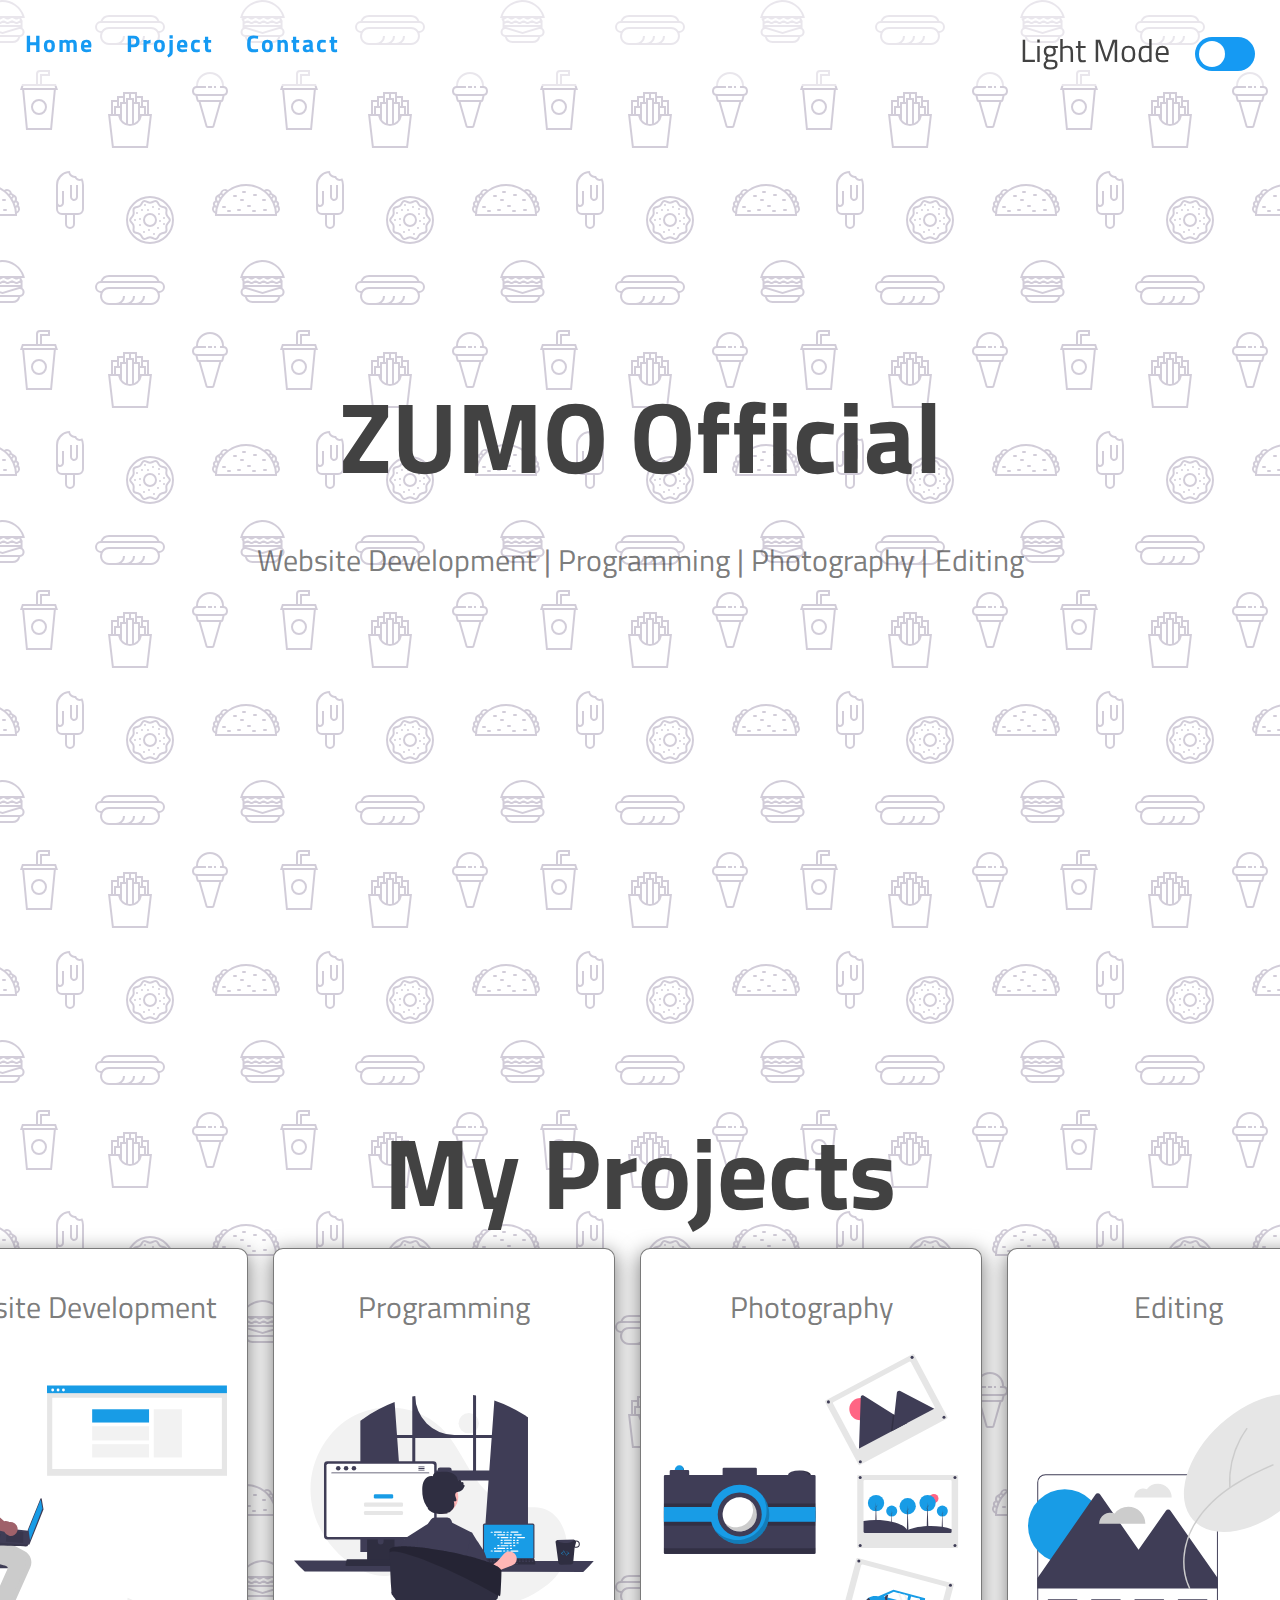
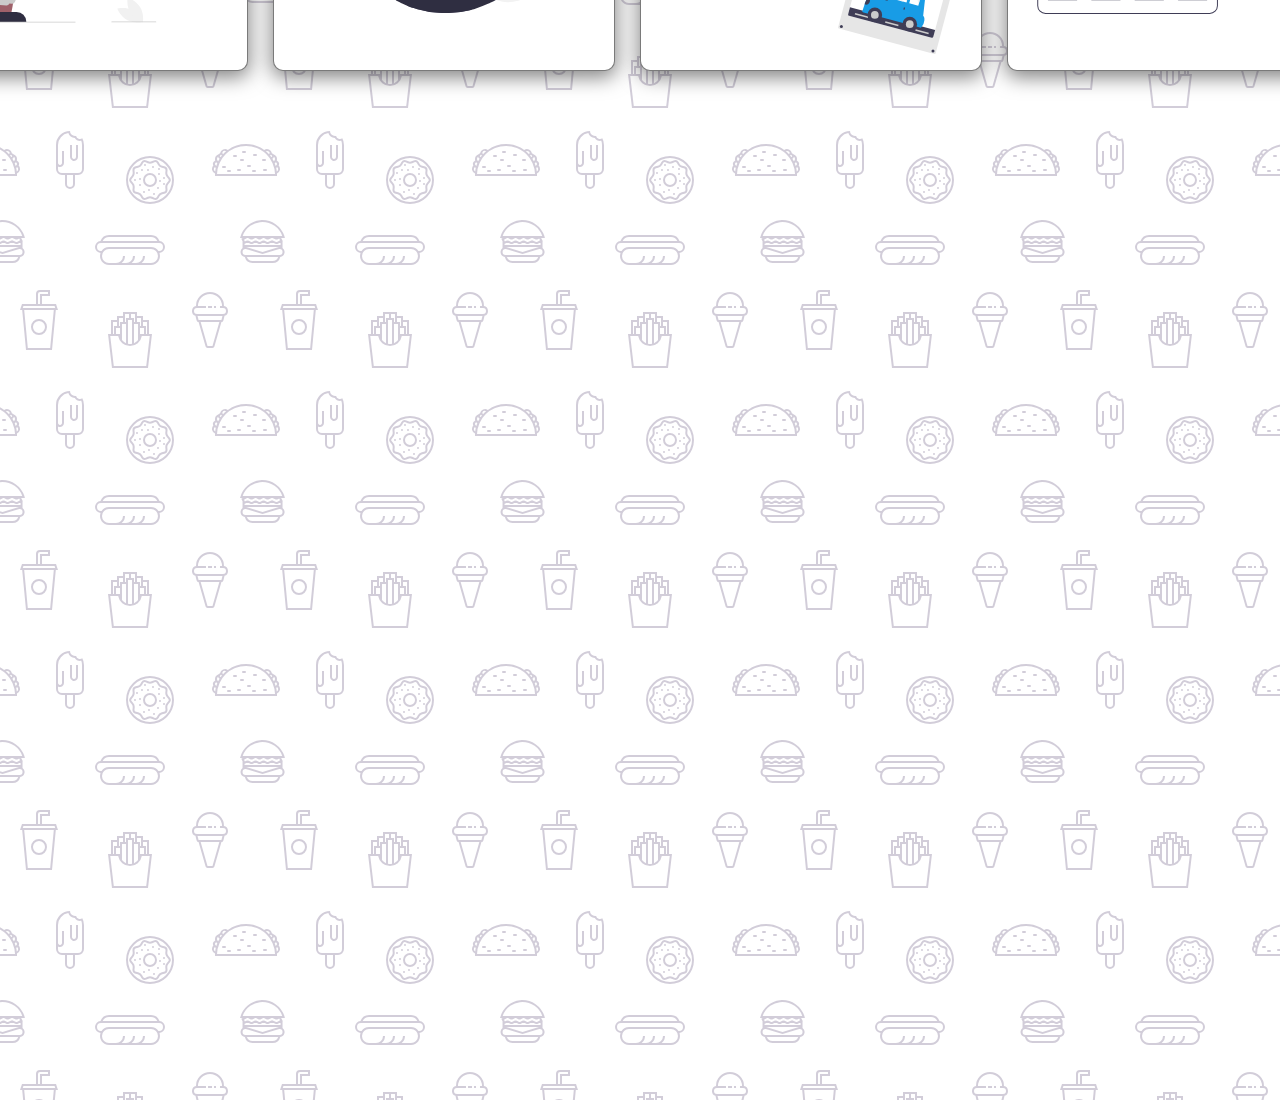
<file: index.html>
<!DOCTYPE html>
<html lang="en">
<head>
    <meta charset="UTF-8">
    <meta http-equiv="X-UA-Compatible" content="IE=edge">
    <meta name="viewport" content="width=device-width, initial-scale=1.0">
    <title>Dark & Light Mode | Workshop</title>
    <link rel="stylesheet" href="style.css">
    <link rel="stylesheet" href="https://cdnjs.cloudflare.com/ajax/libs/font-awesome/6.1.2/css/all.min.css" integrity="sha512-1sCRPdkRXhBV2PBLUdRb4tMg1w2YPf37qatUFeS7zlBy7jJI8Lf4VHwWfZZfpXtYSLy85pkm9GaYVYMfw5BC1A==" crossorigin="anonymous" referrerpolicy="no-referrer" />
</head>
<body>
    <div class="theme-switch-container">
       <span id="toggle-icon">
        <span class="toggle-text">Light Mode</span>
        <i class="fa-solid fa-sun"></i>
       </span>
       <label class="theme-switch">
        <input type="checkbox">
        <div class="slider round"></div>
       </label>
    </div>
    <nav id="nav">
        <a href="#home">Home</a>
        <a href="#project">Project</a>
        <a href="#contact">Contact</a>
    </nav>
    <section id="home">
        <div class="title-group">
            <h1>ZUMO Official</h1>
            <h2>Website Development | Programming | Photography | Editing</h2>
        </div>
    </section>
    <section id="project">
       <h1>My Projects</h1>
       <div class="project-container">
          <div class="image-container">
              <h2>Website Development</h2>
              <img src="img/Website Development_light.svg" alt="" id="image1">
          </div>
          <div class="image-container">
            <h2>Programming</h2>
            <img src="img/Programming_light.svg" alt="" id="image2">
        </div>
        <div class="image-container">
            <h2>Photography</h2>
            <img src="img/Photography_light.svg" alt="" id="image3">
        </div>
        <div class="image-container">
            <h2>Editing</h2>
            <img src="img/Editing_light.svg" alt="" id="image4">
        </div>
       </div>
    </section>
    <section id="contact">
        <div class="social-icon">
            <i class="fab fa-facebook"></i>
            <i class="fab fa-instagram"></i>
            <i class="fab fa-github"></i>
        </div>
    </section>
    <script src="script.js"></script>
</body>
</html>
</file>
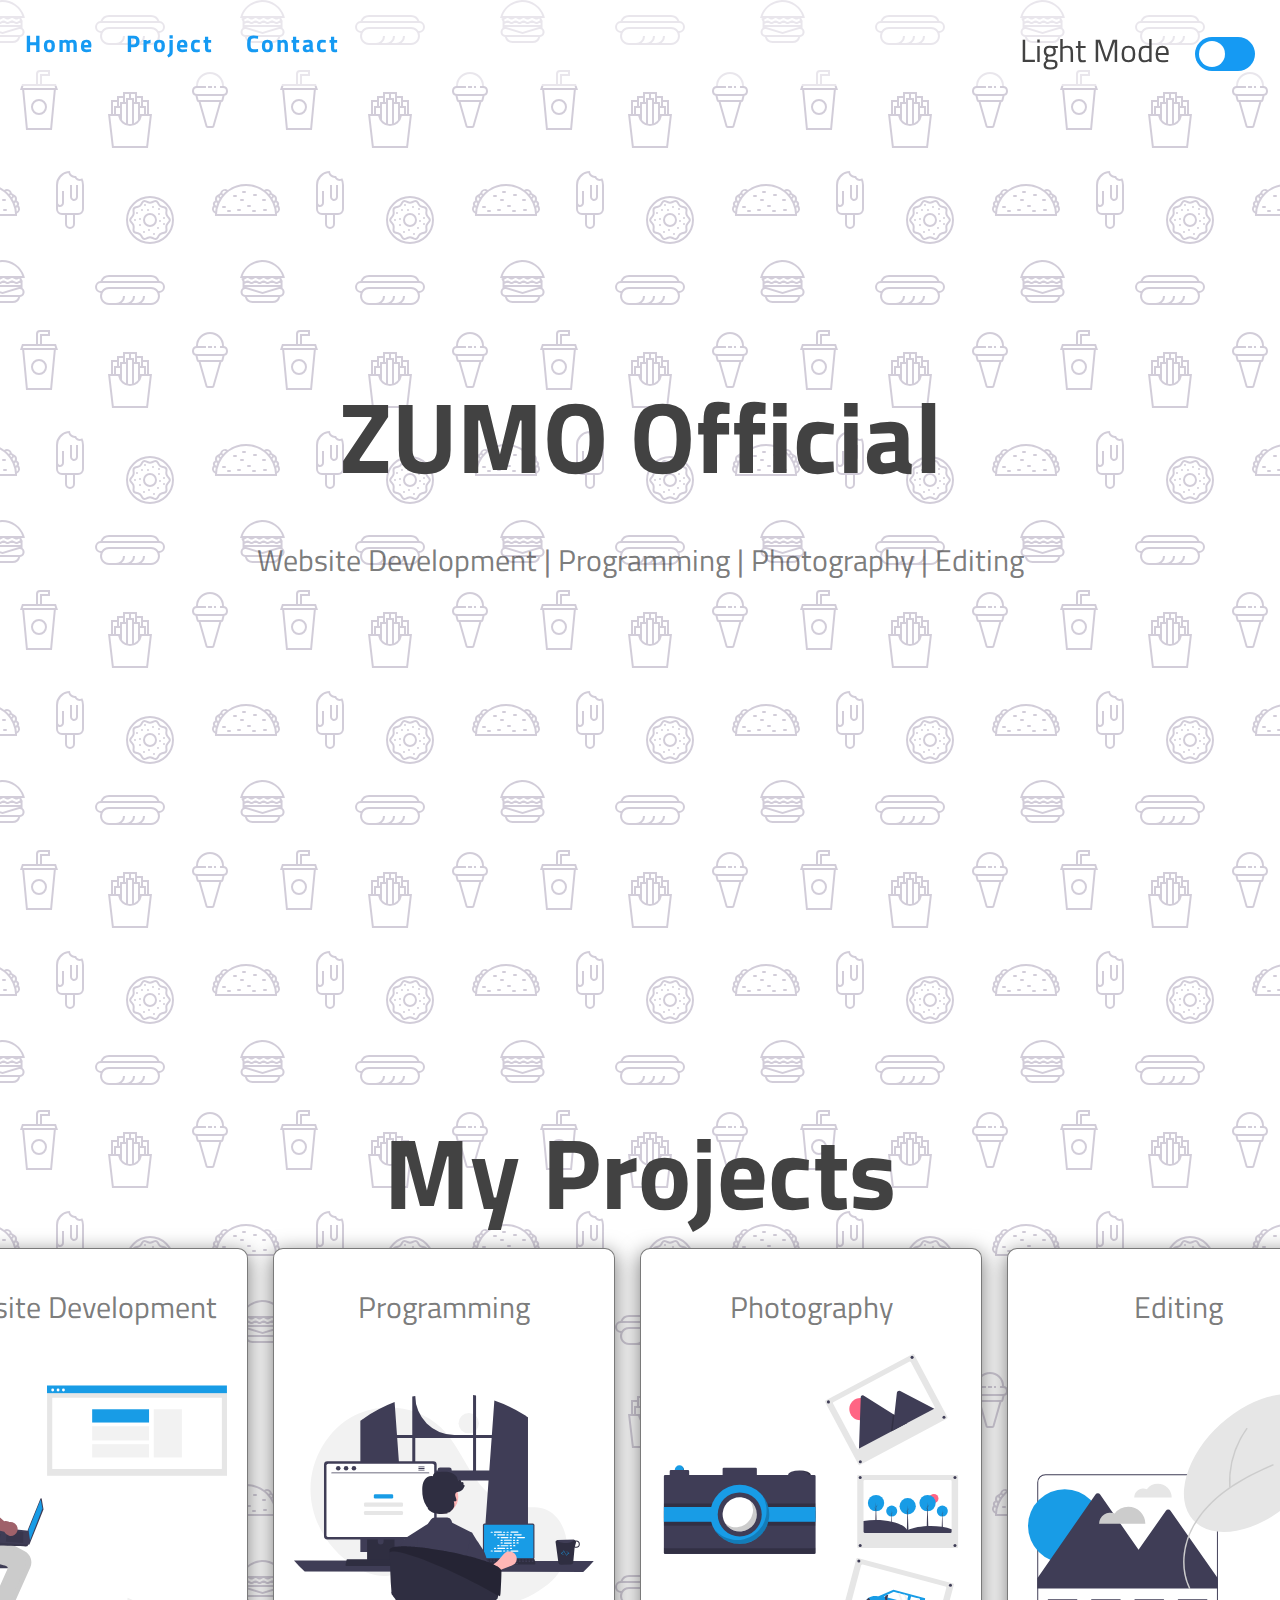
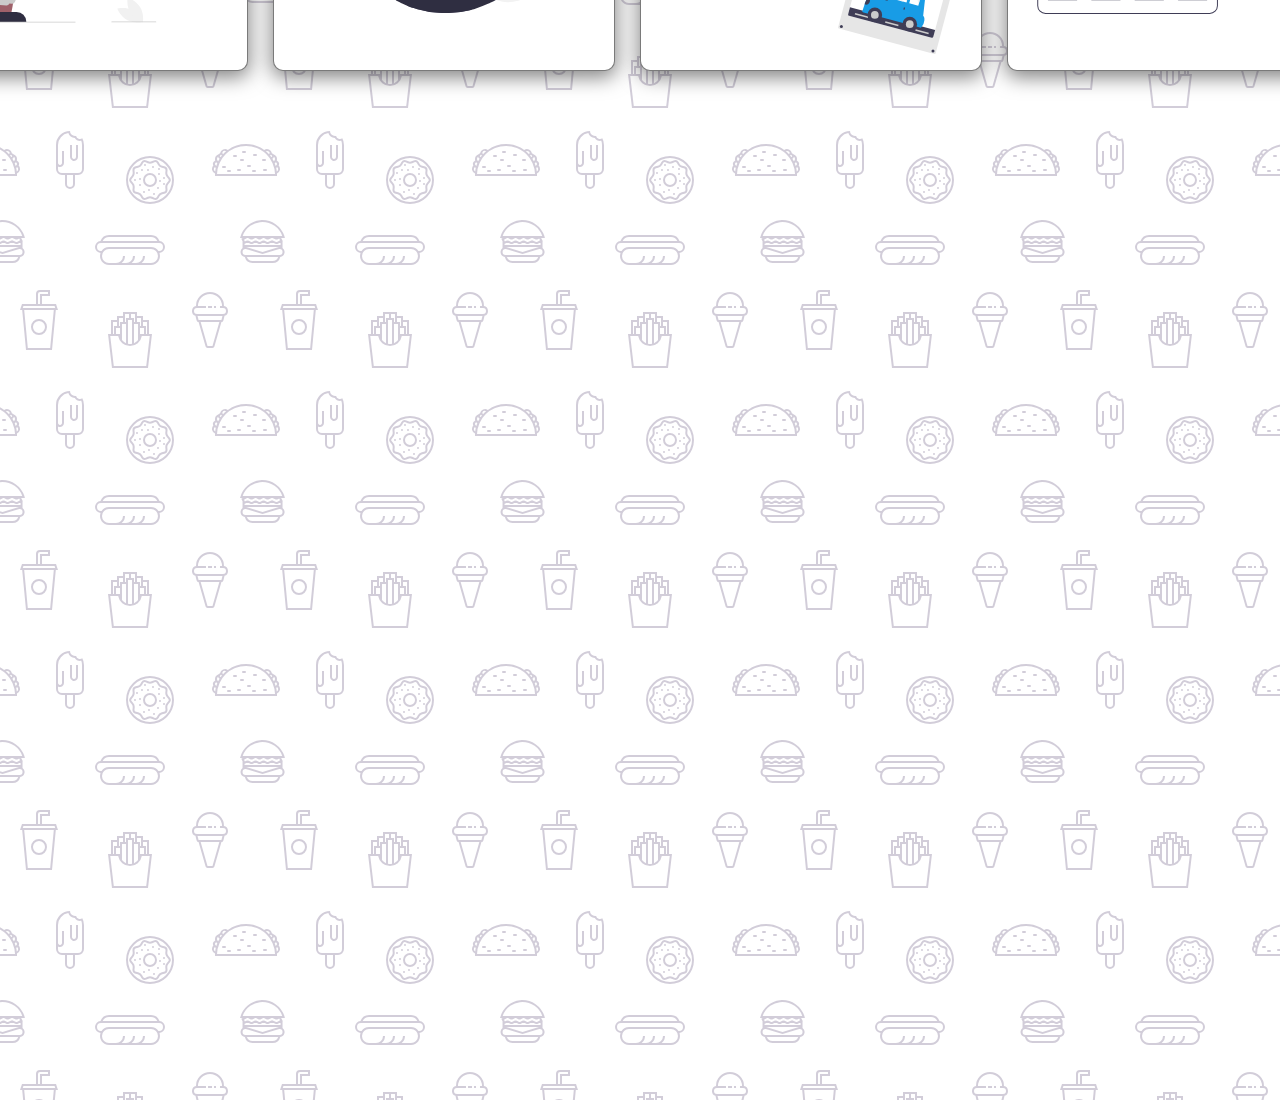
<file: Dark-Light Website Mode/index.html>
<!DOCTYPE html>
<html lang="en">
<head>
    <meta charset="UTF-8">
    <meta http-equiv="X-UA-Compatible" content="IE=edge">
    <meta name="viewport" content="width=device-width, initial-scale=1.0">
    <title>Dark & Light Mode | Workshop</title>
    <link rel="stylesheet" href="style.css">
    <link rel="stylesheet" href="https://cdnjs.cloudflare.com/ajax/libs/font-awesome/6.1.2/css/all.min.css" integrity="sha512-1sCRPdkRXhBV2PBLUdRb4tMg1w2YPf37qatUFeS7zlBy7jJI8Lf4VHwWfZZfpXtYSLy85pkm9GaYVYMfw5BC1A==" crossorigin="anonymous" referrerpolicy="no-referrer" />
</head>
<body>
    <div class="theme-switch-container">
       <span id="toggle-icon">
        <span class="toggle-text">Light Mode</span>
        <i class="fa-solid fa-sun"></i>
       </span>
       <label class="theme-switch">
        <input type="checkbox">
        <div class="slider round"></div>
       </label>
    </div>
    <nav id="nav">
        <a href="#home">Home</a>
        <a href="#project">Project</a>
        <a href="#contact">Contact</a>
    </nav>
    <section id="home">
        <div class="title-group">
            <h1>ZUMO Official</h1>
            <h2>Website Development | Programming | Photography | Editing</h2>
        </div>
    </section>
    <section id="project">
       <h1>My Projects</h1>
       <div class="project-container">
          <div class="image-container">
              <h2>Website Development</h2>
              <img src="img/Website Development_light.svg" alt="" id="image1">
          </div>
          <div class="image-container">
            <h2>Programming</h2>
            <img src="img/Programming_light.svg" alt="" id="image2">
        </div>
        <div class="image-container">
            <h2>Photography</h2>
            <img src="img/Photography_light.svg" alt="" id="image3">
        </div>
        <div class="image-container">
            <h2>Editing</h2>
            <img src="img/Editing_light.svg" alt="" id="image4">
        </div>
       </div>
    </section>
    <section id="contact">
        <div class="social-icon">
            <i class="fab fa-facebook"></i>
            <i class="fab fa-instagram"></i>
            <i class="fab fa-github"></i>
        </div>
    </section>
    <script src="script.js"></script>
</body>
</html>
</file>
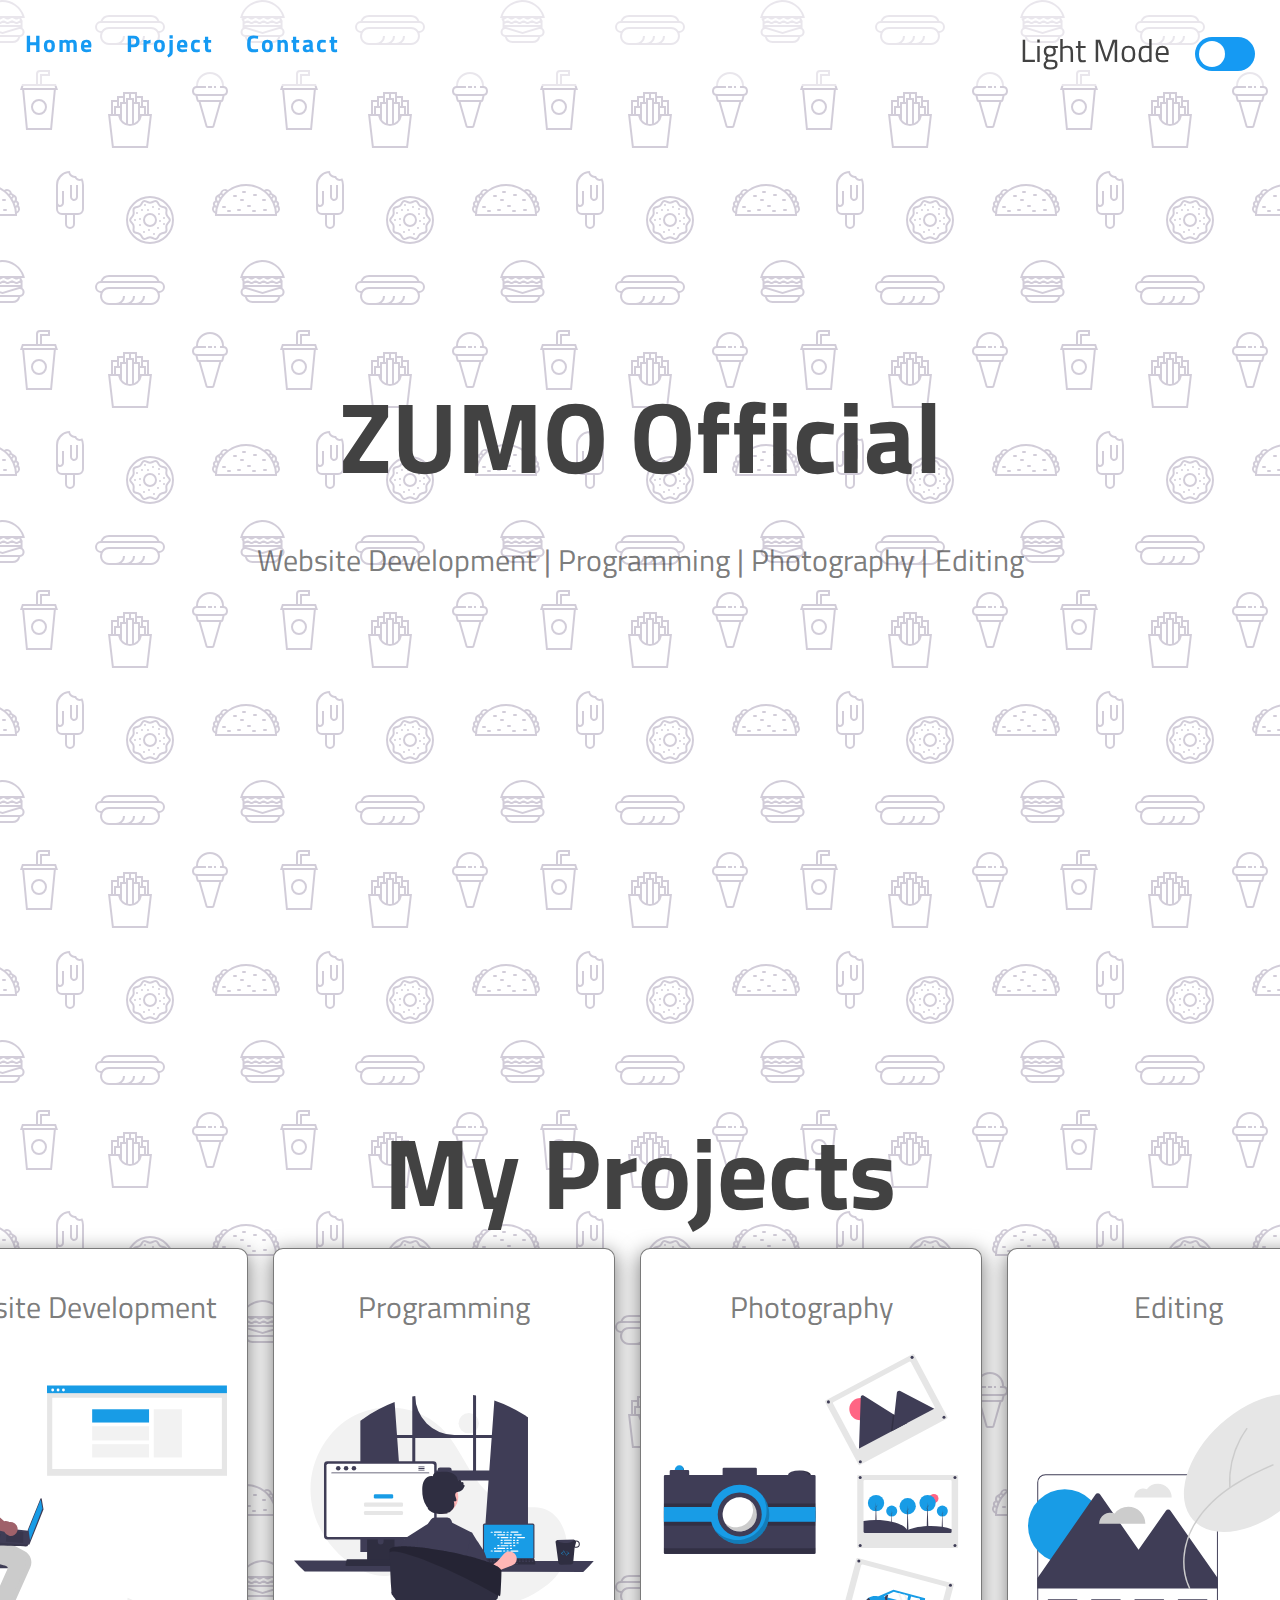
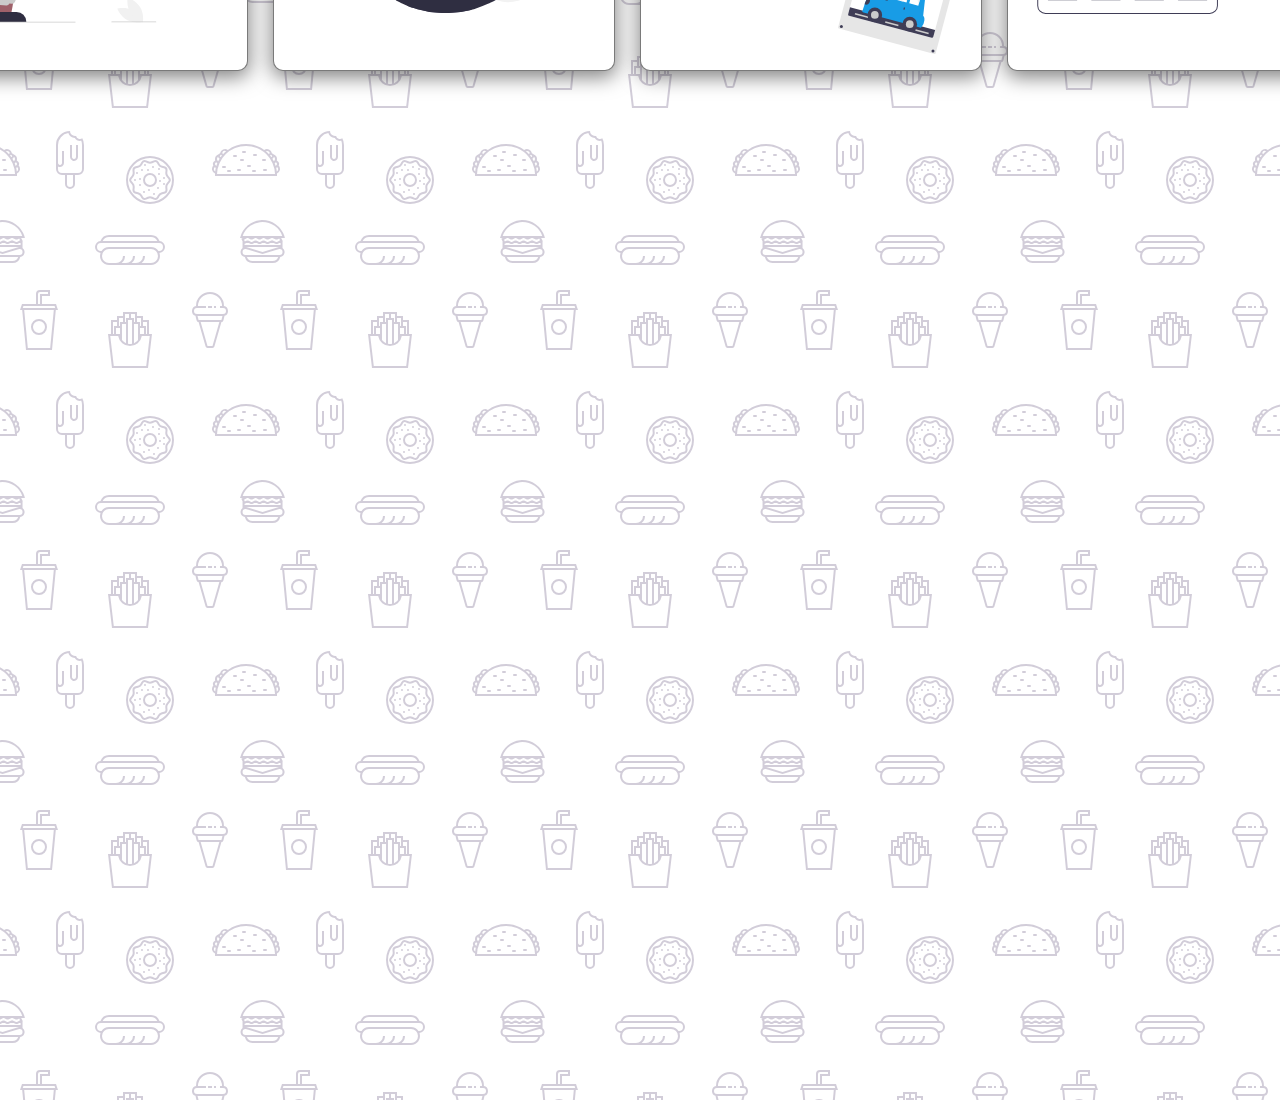
<file: Dark-Light Website Mode/index1.html>
<!DOCTYPE html>
<html lang="en">
<head>
    <meta charset="UTF-8">
    <meta http-equiv="X-UA-Compatible" content="IE=edge">
    <meta name="viewport" content="width=device-width, initial-scale=1.0">
    <title>Dark & Light Mode | Workshop</title>
    <link rel="stylesheet" href="style.css">
    <link rel="stylesheet" href="https://cdnjs.cloudflare.com/ajax/libs/font-awesome/6.1.2/css/all.min.css" integrity="sha512-1sCRPdkRXhBV2PBLUdRb4tMg1w2YPf37qatUFeS7zlBy7jJI8Lf4VHwWfZZfpXtYSLy85pkm9GaYVYMfw5BC1A==" crossorigin="anonymous" referrerpolicy="no-referrer" />
</head>
<body>
    <div class="theme-switch-container">
       <span id="toggle-icon">
        <span class="toggle-text">Light Mode</span>
        <i class="fa-solid fa-sun"></i>
       </span>
       <label class="theme-switch">
        <input type="checkbox">
        <div class="slider round"></div>
       </label>
    </div>
    <nav id="nav">
        <a href="#home">Home</a>
        <a href="#project">Project</a>
        <a href="#contact">Contact</a>
    </nav>
    <section id="home">
        <div class="title-group">
            <h1>ZUMO Official</h1>
            <h2>Website Development | Programming | Photography | Editing</h2>
        </div>
    </section>
    <section id="project">
       <h1>My Projects</h1>
       <div class="project-container">
          <div class="image-container">
              <h2>Website Development</h2>
              <img src="img/Website Development_light.svg" alt="" id="image1">
          </div>
          <div class="image-container">
            <h2>Programming</h2>
            <img src="img/Programming_light.svg" alt="" id="image2">
        </div>
        <div class="image-container">
            <h2>Photography</h2>
            <img src="img/Photography_light.svg" alt="" id="image3">
        </div>
        <div class="image-container">
            <h2>Editing</h2>
            <img src="img/Editing_light.svg" alt="" id="image4">
        </div>
       </div>
    </section>
    <section id="contact">
        <div class="social-icon">
            <i class="fab fa-facebook"></i>
            <i class="fab fa-instagram"></i>
            <i class="fab fa-github"></i>
        </div>
    </section>
    <script src="script.js"></script>
</body>
</html>
</file>
<file: style.css>
@import url('https://fonts.googleapis.com/css2?family=Titillium+Web:wght@700&display=swap');
:root{
    --primary-color:rgb(21, 154, 243);
    --text-color:rgb(66,66,66);
    --text-color-second:rgba(66,66,66,0.7);
    --background:rgb(255,255,255);
    --box-shadow:0 5px 20px 1px rgba(0,0,0,0.5);
}
[data-theme="dark"]{
    --primary-color:yellow;
    --text-color:white;
    --text-color-second:rgba(225,225,225,0.8);
    --background:#121213;
}
*{
    font-family: 'Titillium Web', sans-serif;
    box-sizing: border-box;
    scroll-behavior: smooth;
}
body{
    background-color: var(--background);
    background-image: url("data:image/svg+xml,%3Csvg xmlns='http://www.w3.org/2000/svg' width='260' height='260' viewBox='0 0 260 260'%3E%3Cg fill-rule='evenodd'%3E%3Cg fill='%239C92AC' fill-opacity='0.46'%3E%3Cpath d='M24.37 16c.2.65.39 1.32.54 2H21.17l1.17 2.34.45.9-.24.11V28a5 5 0 0 1-2.23 8.94l-.02.06a8 8 0 0 1-7.75 6h-20a8 8 0 0 1-7.74-6l-.02-.06A5 5 0 0 1-17.45 28v-6.76l-.79-1.58-.44-.9.9-.44.63-.32H-20a23.01 23.01 0 0 1 44.37-2zm-36.82 2a1 1 0 0 0-.44.1l-3.1 1.56.89 1.79 1.31-.66a3 3 0 0 1 2.69 0l2.2 1.1a1 1 0 0 0 .9 0l2.21-1.1a3 3 0 0 1 2.69 0l2.2 1.1a1 1 0 0 0 .9 0l2.21-1.1a3 3 0 0 1 2.69 0l2.2 1.1a1 1 0 0 0 .86.02l2.88-1.27a3 3 0 0 1 2.43 0l2.88 1.27a1 1 0 0 0 .85-.02l3.1-1.55-.89-1.79-1.42.71a3 3 0 0 1-2.56.06l-2.77-1.23a1 1 0 0 0-.4-.09h-.01a1 1 0 0 0-.4.09l-2.78 1.23a3 3 0 0 1-2.56-.06l-2.3-1.15a1 1 0 0 0-.45-.11h-.01a1 1 0 0 0-.44.1L.9 19.22a3 3 0 0 1-2.69 0l-2.2-1.1a1 1 0 0 0-.45-.11h-.01a1 1 0 0 0-.44.1l-2.21 1.11a3 3 0 0 1-2.69 0l-2.2-1.1a1 1 0 0 0-.45-.11h-.01zm0-2h-4.9a21.01 21.01 0 0 1 39.61 0h-2.09l-.06-.13-.26.13h-32.31zm30.35 7.68l1.36-.68h1.3v2h-36v-1.15l.34-.17 1.36-.68h2.59l1.36.68a3 3 0 0 0 2.69 0l1.36-.68h2.59l1.36.68a3 3 0 0 0 2.69 0L2.26 23h2.59l1.36.68a3 3 0 0 0 2.56.06l1.67-.74h3.23l1.67.74a3 3 0 0 0 2.56-.06zM-13.82 27l16.37 4.91L18.93 27h-32.75zm-.63 2h.34l16.66 5 16.67-5h.33a3 3 0 1 1 0 6h-34a3 3 0 1 1 0-6zm1.35 8a6 6 0 0 0 5.65 4h20a6 6 0 0 0 5.66-4H-13.1z'/%3E%3Cpath id='path6_fill-copy' d='M284.37 16c.2.65.39 1.32.54 2H281.17l1.17 2.34.45.9-.24.11V28a5 5 0 0 1-2.23 8.94l-.02.06a8 8 0 0 1-7.75 6h-20a8 8 0 0 1-7.74-6l-.02-.06a5 5 0 0 1-2.24-8.94v-6.76l-.79-1.58-.44-.9.9-.44.63-.32H240a23.01 23.01 0 0 1 44.37-2zm-36.82 2a1 1 0 0 0-.44.1l-3.1 1.56.89 1.79 1.31-.66a3 3 0 0 1 2.69 0l2.2 1.1a1 1 0 0 0 .9 0l2.21-1.1a3 3 0 0 1 2.69 0l2.2 1.1a1 1 0 0 0 .9 0l2.21-1.1a3 3 0 0 1 2.69 0l2.2 1.1a1 1 0 0 0 .86.02l2.88-1.27a3 3 0 0 1 2.43 0l2.88 1.27a1 1 0 0 0 .85-.02l3.1-1.55-.89-1.79-1.42.71a3 3 0 0 1-2.56.06l-2.77-1.23a1 1 0 0 0-.4-.09h-.01a1 1 0 0 0-.4.09l-2.78 1.23a3 3 0 0 1-2.56-.06l-2.3-1.15a1 1 0 0 0-.45-.11h-.01a1 1 0 0 0-.44.1l-2.21 1.11a3 3 0 0 1-2.69 0l-2.2-1.1a1 1 0 0 0-.45-.11h-.01a1 1 0 0 0-.44.1l-2.21 1.11a3 3 0 0 1-2.69 0l-2.2-1.1a1 1 0 0 0-.45-.11h-.01zm0-2h-4.9a21.01 21.01 0 0 1 39.61 0h-2.09l-.06-.13-.26.13h-32.31zm30.35 7.68l1.36-.68h1.3v2h-36v-1.15l.34-.17 1.36-.68h2.59l1.36.68a3 3 0 0 0 2.69 0l1.36-.68h2.59l1.36.68a3 3 0 0 0 2.69 0l1.36-.68h2.59l1.36.68a3 3 0 0 0 2.56.06l1.67-.74h3.23l1.67.74a3 3 0 0 0 2.56-.06zM246.18 27l16.37 4.91L278.93 27h-32.75zm-.63 2h.34l16.66 5 16.67-5h.33a3 3 0 1 1 0 6h-34a3 3 0 1 1 0-6zm1.35 8a6 6 0 0 0 5.65 4h20a6 6 0 0 0 5.66-4H246.9z'/%3E%3Cpath d='M159.5 21.02A9 9 0 0 0 151 15h-42a9 9 0 0 0-8.5 6.02 6 6 0 0 0 .02 11.96A8.99 8.99 0 0 0 109 45h42a9 9 0 0 0 8.48-12.02 6 6 0 0 0 .02-11.96zM151 17h-42a7 7 0 0 0-6.33 4h54.66a7 7 0 0 0-6.33-4zm-9.34 26a8.98 8.98 0 0 0 3.34-7h-2a7 7 0 0 1-7 7h-4.34a8.98 8.98 0 0 0 3.34-7h-2a7 7 0 0 1-7 7h-4.34a8.98 8.98 0 0 0 3.34-7h-2a7 7 0 0 1-7 7h-7a7 7 0 1 1 0-14h42a7 7 0 1 1 0 14h-9.34zM109 27a9 9 0 0 0-7.48 4H101a4 4 0 1 1 0-8h58a4 4 0 0 1 0 8h-.52a9 9 0 0 0-7.48-4h-42z'/%3E%3Cpath d='M39 115a8 8 0 1 0 0-16 8 8 0 0 0 0 16zm6-8a6 6 0 1 1-12 0 6 6 0 0 1 12 0zm-3-29v-2h8v-6H40a4 4 0 0 0-4 4v10H22l-1.33 4-.67 2h2.19L26 130h26l3.81-40H58l-.67-2L56 84H42v-6zm-4-4v10h2V74h8v-2h-8a2 2 0 0 0-2 2zm2 12h14.56l.67 2H22.77l.67-2H40zm13.8 4H24.2l3.62 38h22.36l3.62-38z'/%3E%3Cpath d='M129 92h-6v4h-6v4h-6v14h-3l.24 2 3.76 32h36l3.76-32 .24-2h-3v-14h-6v-4h-6v-4h-8zm18 22v-12h-4v4h3v8h1zm-3 0v-6h-4v6h4zm-6 6v-16h-4v19.17c1.6-.7 2.97-1.8 4-3.17zm-6 3.8V100h-4v23.8a10.04 10.04 0 0 0 4 0zm-6-.63V104h-4v16a10.04 10.04 0 0 0 4 3.17zm-6-9.17v-6h-4v6h4zm-6 0v-8h3v-4h-4v12h1zm27-12v-4h-4v4h3v4h1v-4zm-6 0v-8h-4v4h3v4h1zm-6-4v-4h-4v8h1v-4h3zm-6 4v-4h-4v8h1v-4h3zm7 24a12 12 0 0 0 11.83-10h7.92l-3.53 30h-32.44l-3.53-30h7.92A12 12 0 0 0 130 126z'/%3E%3Cpath d='M212 86v2h-4v-2h4zm4 0h-2v2h2v-2zm-20 0v.1a5 5 0 0 0-.56 9.65l.06.25 1.12 4.48a2 2 0 0 0 1.94 1.52h.01l7.02 24.55a2 2 0 0 0 1.92 1.45h4.98a2 2 0 0 0 1.92-1.45l7.02-24.55a2 2 0 0 0 1.95-1.52L224.5 96l.06-.25a5 5 0 0 0-.56-9.65V86a14 14 0 0 0-28 0zm4 0h6v2h-9a3 3 0 1 0 0 6H223a3 3 0 1 0 0-6H220v-2h2a12 12 0 1 0-24 0h2zm-1.44 14l-1-4h24.88l-1 4h-22.88zm8.95 26l-6.86-24h18.7l-6.86 24h-4.98zM150 242a22 22 0 1 0 0-44 22 22 0 0 0 0 44zm24-22a24 24 0 1 1-48 0 24 24 0 0 1 48 0zm-28.38 17.73l2.04-.87a6 6 0 0 1 4.68 0l2.04.87a2 2 0 0 0 2.5-.82l1.14-1.9a6 6 0 0 1 3.79-2.75l2.15-.5a2 2 0 0 0 1.54-2.12l-.19-2.2a6 6 0 0 1 1.45-4.46l1.45-1.67a2 2 0 0 0 0-2.62l-1.45-1.67a6 6 0 0 1-1.45-4.46l.2-2.2a2 2 0 0 0-1.55-2.13l-2.15-.5a6 6 0 0 1-3.8-2.75l-1.13-1.9a2 2 0 0 0-2.5-.8l-2.04.86a6 6 0 0 1-4.68 0l-2.04-.87a2 2 0 0 0-2.5.82l-1.14 1.9a6 6 0 0 1-3.79 2.75l-2.15.5a2 2 0 0 0-1.54 2.12l.19 2.2a6 6 0 0 1-1.45 4.46l-1.45 1.67a2 2 0 0 0 0 2.62l1.45 1.67a6 6 0 0 1 1.45 4.46l-.2 2.2a2 2 0 0 0 1.55 2.13l2.15.5a6 6 0 0 1 3.8 2.75l1.13 1.9a2 2 0 0 0 2.5.8zm2.82.97a4 4 0 0 1 3.12 0l2.04.87a4 4 0 0 0 4.99-1.62l1.14-1.9a4 4 0 0 1 2.53-1.84l2.15-.5a4 4 0 0 0 3.09-4.24l-.2-2.2a4 4 0 0 1 .97-2.98l1.45-1.67a4 4 0 0 0 0-5.24l-1.45-1.67a4 4 0 0 1-.97-2.97l.2-2.2a4 4 0 0 0-3.09-4.25l-2.15-.5a4 4 0 0 1-2.53-1.84l-1.14-1.9a4 4 0 0 0-5-1.62l-2.03.87a4 4 0 0 1-3.12 0l-2.04-.87a4 4 0 0 0-4.99 1.62l-1.14 1.9a4 4 0 0 1-2.53 1.84l-2.15.5a4 4 0 0 0-3.09 4.24l.2 2.2a4 4 0 0 1-.97 2.98l-1.45 1.67a4 4 0 0 0 0 5.24l1.45 1.67a4 4 0 0 1 .97 2.97l-.2 2.2a4 4 0 0 0 3.09 4.25l2.15.5a4 4 0 0 1 2.53 1.84l1.14 1.9a4 4 0 0 0 5 1.62l2.03-.87zM152 207a1 1 0 1 1 2 0 1 1 0 0 1-2 0zm6 2a1 1 0 1 1 2 0 1 1 0 0 1-2 0zm-11 1a1 1 0 1 1 2 0 1 1 0 0 1-2 0zm-6 0a1 1 0 1 1 2 0 1 1 0 0 1-2 0zm3-5a1 1 0 1 1 2 0 1 1 0 0 1-2 0zm-8 8a1 1 0 1 1 2 0 1 1 0 0 1-2 0zm3 6a1 1 0 1 1 2 0 1 1 0 0 1-2 0zm0 6a1 1 0 1 1 2 0 1 1 0 0 1-2 0zm4 7a1 1 0 1 1 2 0 1 1 0 0 1-2 0zm5-2a1 1 0 1 1 2 0 1 1 0 0 1-2 0zm5 4a1 1 0 1 1 2 0 1 1 0 0 1-2 0zm4-6a1 1 0 1 1 2 0 1 1 0 0 1-2 0zm6-4a1 1 0 1 1 2 0 1 1 0 0 1-2 0zm-4-3a1 1 0 1 1 2 0 1 1 0 0 1-2 0zm4-3a1 1 0 1 1 2 0 1 1 0 0 1-2 0zm-5-4a1 1 0 1 1 2 0 1 1 0 0 1-2 0zm-24 6a1 1 0 1 1 2 0 1 1 0 0 1-2 0zm16 5a5 5 0 1 0 0-10 5 5 0 0 0 0 10zm7-5a7 7 0 1 1-14 0 7 7 0 0 1 14 0zm86-29a1 1 0 0 0 0 2h2a1 1 0 0 0 0-2h-2zm19 9a1 1 0 0 1 1-1h2a1 1 0 0 1 0 2h-2a1 1 0 0 1-1-1zm-14 5a1 1 0 0 0 0 2h2a1 1 0 0 0 0-2h-2zm-25 1a1 1 0 0 0 0 2h2a1 1 0 0 0 0-2h-2zm5 4a1 1 0 0 0 0 2h2a1 1 0 0 0 0-2h-2zm9 0a1 1 0 0 1 1-1h2a1 1 0 0 1 0 2h-2a1 1 0 0 1-1-1zm15 1a1 1 0 0 1 1-1h2a1 1 0 0 1 0 2h-2a1 1 0 0 1-1-1zm12-2a1 1 0 0 0 0 2h2a1 1 0 0 0 0-2h-2zm-11-14a1 1 0 0 1 1-1h2a1 1 0 0 1 0 2h-2a1 1 0 0 1-1-1zm-19 0a1 1 0 0 0 0 2h2a1 1 0 0 0 0-2h-2zm6 5a1 1 0 0 1 1-1h2a1 1 0 0 1 0 2h-2a1 1 0 0 1-1-1zm-25 15c0-.47.01-.94.03-1.4a5 5 0 0 1-1.7-8 3.99 3.99 0 0 1 1.88-5.18 5 5 0 0 1 3.4-6.22 3 3 0 0 1 1.46-1.05 5 5 0 0 1 7.76-3.27A30.86 30.86 0 0 1 246 184c6.79 0 13.06 2.18 18.17 5.88a5 5 0 0 1 7.76 3.27 3 3 0 0 1 1.47 1.05 5 5 0 0 1 3.4 6.22 4 4 0 0 1 1.87 5.18 4.98 4.98 0 0 1-1.7 8c.02.46.03.93.03 1.4v1h-62v-1zm.83-7.17a30.9 30.9 0 0 0-.62 3.57 3 3 0 0 1-.61-4.2c.37.28.78.49 1.23.63zm1.49-4.61c-.36.87-.68 1.76-.96 2.68a2 2 0 0 1-.21-3.71c.33.4.73.75 1.17 1.03zm2.32-4.54c-.54.86-1.03 1.76-1.49 2.68a3 3 0 0 1-.07-4.67 3 3 0 0 0 1.56 1.99zm1.14-1.7c.35-.5.72-.98 1.1-1.46a1 1 0 1 0-1.1 1.45zm5.34-5.77c-1.03.86-2 1.79-2.9 2.77a3 3 0 0 0-1.11-.77 3 3 0 0 1 4-2zm42.66 2.77c-.9-.98-1.87-1.9-2.9-2.77a3 3 0 0 1 4.01 2 3 3 0 0 0-1.1.77zm1.34 1.54c.38.48.75.96 1.1 1.45a1 1 0 1 0-1.1-1.45zm3.73 5.84c-.46-.92-.95-1.82-1.5-2.68a3 3 0 0 0 1.57-1.99 3 3 0 0 1-.07 4.67zm1.8 4.53c-.29-.9-.6-1.8-.97-2.67.44-.28.84-.63 1.17-1.03a2 2 0 0 1-.2 3.7zm1.14 5.51c-.14-1.21-.35-2.4-.62-3.57.45-.14.86-.35 1.23-.63a2.99 2.99 0 0 1-.6 4.2zM275 214a29 29 0 0 0-57.97 0h57.96zM72.33 198.12c-.21-.32-.34-.7-.34-1.12v-12h-2v12a4.01 4.01 0 0 0 7.09 2.54c.57-.69.91-1.57.91-2.54v-12h-2v12a1.99 1.99 0 0 1-2 2 2 2 0 0 1-1.66-.88zM75 176c.38 0 .74-.04 1.1-.12a4 4 0 0 0 6.19 2.4A13.94 13.94 0 0 1 84 185v24a6 6 0 0 1-6 6h-3v9a5 5 0 1 1-10 0v-9h-3a6 6 0 0 1-6-6v-24a14 14 0 0 1 14-14 5 5 0 0 0 5 5zm-17 15v12a1.99 1.99 0 0 0 1.22 1.84 2 2 0 0 0 2.44-.72c.21-.32.34-.7.34-1.12v-12h2v12a3.98 3.98 0 0 1-5.35 3.77 3.98 3.98 0 0 1-.65-.3V209a4 4 0 0 0 4 4h16a4 4 0 0 0 4-4v-24c.01-1.53-.23-2.88-.72-4.17-.43.1-.87.16-1.28.17a6 6 0 0 1-5.2-3 7 7 0 0 1-6.47-4.88A12 12 0 0 0 58 185v6zm9 24v9a3 3 0 1 0 6 0v-9h-6z'/%3E%3Cpath d='M-17 191a1 1 0 0 0 0 2h2a1 1 0 0 0 0-2h-2zm19 9a1 1 0 0 1 1-1h2a1 1 0 0 1 0 2H3a1 1 0 0 1-1-1zm-14 5a1 1 0 0 0 0 2h2a1 1 0 0 0 0-2h-2zm-25 1a1 1 0 0 0 0 2h2a1 1 0 0 0 0-2h-2zm5 4a1 1 0 0 0 0 2h2a1 1 0 0 0 0-2h-2zm9 0a1 1 0 0 1 1-1h2a1 1 0 0 1 0 2h-2a1 1 0 0 1-1-1zm15 1a1 1 0 0 1 1-1h2a1 1 0 0 1 0 2h-2a1 1 0 0 1-1-1zm12-2a1 1 0 0 0 0 2h2a1 1 0 0 0 0-2H4zm-11-14a1 1 0 0 1 1-1h2a1 1 0 0 1 0 2h-2a1 1 0 0 1-1-1zm-19 0a1 1 0 0 0 0 2h2a1 1 0 0 0 0-2h-2zm6 5a1 1 0 0 1 1-1h2a1 1 0 0 1 0 2h-2a1 1 0 0 1-1-1zm-25 15c0-.47.01-.94.03-1.4a5 5 0 0 1-1.7-8 3.99 3.99 0 0 1 1.88-5.18 5 5 0 0 1 3.4-6.22 3 3 0 0 1 1.46-1.05 5 5 0 0 1 7.76-3.27A30.86 30.86 0 0 1-14 184c6.79 0 13.06 2.18 18.17 5.88a5 5 0 0 1 7.76 3.27 3 3 0 0 1 1.47 1.05 5 5 0 0 1 3.4 6.22 4 4 0 0 1 1.87 5.18 4.98 4.98 0 0 1-1.7 8c.02.46.03.93.03 1.4v1h-62v-1zm.83-7.17a30.9 30.9 0 0 0-.62 3.57 3 3 0 0 1-.61-4.2c.37.28.78.49 1.23.63zm1.49-4.61c-.36.87-.68 1.76-.96 2.68a2 2 0 0 1-.21-3.71c.33.4.73.75 1.17 1.03zm2.32-4.54c-.54.86-1.03 1.76-1.49 2.68a3 3 0 0 1-.07-4.67 3 3 0 0 0 1.56 1.99zm1.14-1.7c.35-.5.72-.98 1.1-1.46a1 1 0 1 0-1.1 1.45zm5.34-5.77c-1.03.86-2 1.79-2.9 2.77a3 3 0 0 0-1.11-.77 3 3 0 0 1 4-2zm42.66 2.77c-.9-.98-1.87-1.9-2.9-2.77a3 3 0 0 1 4.01 2 3 3 0 0 0-1.1.77zm1.34 1.54c.38.48.75.96 1.1 1.45a1 1 0 1 0-1.1-1.45zm3.73 5.84c-.46-.92-.95-1.82-1.5-2.68a3 3 0 0 0 1.57-1.99 3 3 0 0 1-.07 4.67zm1.8 4.53c-.29-.9-.6-1.8-.97-2.67.44-.28.84-.63 1.17-1.03a2 2 0 0 1-.2 3.7zm1.14 5.51c-.14-1.21-.35-2.4-.62-3.57.45-.14.86-.35 1.23-.63a2.99 2.99 0 0 1-.6 4.2zM15 214a29 29 0 0 0-57.97 0h57.96z'/%3E%3C/g%3E%3C/g%3E%3C/svg%3E");
    margin: 0;
    color: var(--text-color);
}
h1{
    font-size: 100px;
    margin-bottom: 0;
}
section{
    min-height: 100vh;
    display: flex;
    justify-content: center;
    align-items: center;
    flex-direction: column;
}
h2{
    color: var(--text-color-second);
    font-size: 30px;
    font-weight: normal;
    text-align: center;
}
.title-group{
    text-align: center;
}
nav{
    position: fixed;
    z-index: 10;
    font-size: 24px;
    letter-spacing: 2px;
    padding: 25px;
    width: 100vw;
    background: rgb(255 255 255/50%);
}
a{
    margin-right: 25px;
    color: var(--primary-color);
    text-decoration: none;
    border-bottom: 3px solid transparent;
    font-weight: bold;
}
a:hover,a:focus{
    color: var(--text-color);
    border-bottom: 3px solid;
}
.theme-switch-container{
    display: flex;
    align-items: center;
    z-index: 100;
    position: fixed;
    right: 25px;
    top: 30px;
}
.theme-switch-container span{
    margin-right: 10px;
    font-size: 2rem;
}
.toggle-text{
    position: relative;
    top:-4px;
    right: 5px;
    color: var(--text-color);
}
.theme-switch{
    display: inline-block;
    height: 34px;
    position: relative;
    width: 60px;
}
.theme-switch input{
    display: none;
}
.slider{
    background:var(--primary-color);
    bottom: 0;
    cursor: pointer;
    left:0;
    position: absolute;
    right:0;
    top:0;
    transition: 0.4s;
}
.slider::before{
    background:#fff;
    content: "";
    bottom: 4px;
    height: 26px;
    left:4px;
    position: absolute;
    transition: 0.4s;
    width:26px;
}
input:checked +.slider::before{
    transform: translateX(26px);
}
.slider.round{
    border-radius: 34px;
}
.slider::before{
    border-radius: 50%;
}
.fas{
    font-size:30px;
    margin-right: 5px;
}
.fab{
    font-size:100px;
    margin-right:50px;
    cursor: pointer;
    color:var(--primary-color);
}
.fab:hover{
    color:var(--text-color);
}
.project-container{
    display: flex;
}
.image-container{
    border:1px solid var(--text-color-second);
    border-radius: 10px;
    box-shadow: var(--box-shadow);
    padding: 10px 20px;
    background: var(--background);
    margin-right:25px;
    width: auto;
}
img{
    width: 300px;
    height: 300px;
}
</file>
<file: Dark-Light Website Mode/style.css>
@import url('https://fonts.googleapis.com/css2?family=Titillium+Web:wght@700&display=swap');
:root{
    --primary-color:rgb(21, 154, 243);
    --text-color:rgb(66,66,66);
    --text-color-second:rgba(66,66,66,0.7);
    --background:rgb(255,255,255);
    --box-shadow:0 5px 20px 1px rgba(0,0,0,0.5);
}
[data-theme="dark"]{
    --primary-color:yellow;
    --text-color:white;
    --text-color-second:rgba(225,225,225,0.8);
    --background:#121213;
}
*{
    font-family: 'Titillium Web', sans-serif;
    box-sizing: border-box;
    scroll-behavior: smooth;
}
body{
    background-color: var(--background);
    background-image: url("data:image/svg+xml,%3Csvg xmlns='http://www.w3.org/2000/svg' width='260' height='260' viewBox='0 0 260 260'%3E%3Cg fill-rule='evenodd'%3E%3Cg fill='%239C92AC' fill-opacity='0.46'%3E%3Cpath d='M24.37 16c.2.65.39 1.32.54 2H21.17l1.17 2.34.45.9-.24.11V28a5 5 0 0 1-2.23 8.94l-.02.06a8 8 0 0 1-7.75 6h-20a8 8 0 0 1-7.74-6l-.02-.06A5 5 0 0 1-17.45 28v-6.76l-.79-1.58-.44-.9.9-.44.63-.32H-20a23.01 23.01 0 0 1 44.37-2zm-36.82 2a1 1 0 0 0-.44.1l-3.1 1.56.89 1.79 1.31-.66a3 3 0 0 1 2.69 0l2.2 1.1a1 1 0 0 0 .9 0l2.21-1.1a3 3 0 0 1 2.69 0l2.2 1.1a1 1 0 0 0 .9 0l2.21-1.1a3 3 0 0 1 2.69 0l2.2 1.1a1 1 0 0 0 .86.02l2.88-1.27a3 3 0 0 1 2.43 0l2.88 1.27a1 1 0 0 0 .85-.02l3.1-1.55-.89-1.79-1.42.71a3 3 0 0 1-2.56.06l-2.77-1.23a1 1 0 0 0-.4-.09h-.01a1 1 0 0 0-.4.09l-2.78 1.23a3 3 0 0 1-2.56-.06l-2.3-1.15a1 1 0 0 0-.45-.11h-.01a1 1 0 0 0-.44.1L.9 19.22a3 3 0 0 1-2.69 0l-2.2-1.1a1 1 0 0 0-.45-.11h-.01a1 1 0 0 0-.44.1l-2.21 1.11a3 3 0 0 1-2.69 0l-2.2-1.1a1 1 0 0 0-.45-.11h-.01zm0-2h-4.9a21.01 21.01 0 0 1 39.61 0h-2.09l-.06-.13-.26.13h-32.31zm30.35 7.68l1.36-.68h1.3v2h-36v-1.15l.34-.17 1.36-.68h2.59l1.36.68a3 3 0 0 0 2.69 0l1.36-.68h2.59l1.36.68a3 3 0 0 0 2.69 0L2.26 23h2.59l1.36.68a3 3 0 0 0 2.56.06l1.67-.74h3.23l1.67.74a3 3 0 0 0 2.56-.06zM-13.82 27l16.37 4.91L18.93 27h-32.75zm-.63 2h.34l16.66 5 16.67-5h.33a3 3 0 1 1 0 6h-34a3 3 0 1 1 0-6zm1.35 8a6 6 0 0 0 5.65 4h20a6 6 0 0 0 5.66-4H-13.1z'/%3E%3Cpath id='path6_fill-copy' d='M284.37 16c.2.65.39 1.32.54 2H281.17l1.17 2.34.45.9-.24.11V28a5 5 0 0 1-2.23 8.94l-.02.06a8 8 0 0 1-7.75 6h-20a8 8 0 0 1-7.74-6l-.02-.06a5 5 0 0 1-2.24-8.94v-6.76l-.79-1.58-.44-.9.9-.44.63-.32H240a23.01 23.01 0 0 1 44.37-2zm-36.82 2a1 1 0 0 0-.44.1l-3.1 1.56.89 1.79 1.31-.66a3 3 0 0 1 2.69 0l2.2 1.1a1 1 0 0 0 .9 0l2.21-1.1a3 3 0 0 1 2.69 0l2.2 1.1a1 1 0 0 0 .9 0l2.21-1.1a3 3 0 0 1 2.69 0l2.2 1.1a1 1 0 0 0 .86.02l2.88-1.27a3 3 0 0 1 2.43 0l2.88 1.27a1 1 0 0 0 .85-.02l3.1-1.55-.89-1.79-1.42.71a3 3 0 0 1-2.56.06l-2.77-1.23a1 1 0 0 0-.4-.09h-.01a1 1 0 0 0-.4.09l-2.78 1.23a3 3 0 0 1-2.56-.06l-2.3-1.15a1 1 0 0 0-.45-.11h-.01a1 1 0 0 0-.44.1l-2.21 1.11a3 3 0 0 1-2.69 0l-2.2-1.1a1 1 0 0 0-.45-.11h-.01a1 1 0 0 0-.44.1l-2.21 1.11a3 3 0 0 1-2.69 0l-2.2-1.1a1 1 0 0 0-.45-.11h-.01zm0-2h-4.9a21.01 21.01 0 0 1 39.61 0h-2.09l-.06-.13-.26.13h-32.31zm30.35 7.68l1.36-.68h1.3v2h-36v-1.15l.34-.17 1.36-.68h2.59l1.36.68a3 3 0 0 0 2.69 0l1.36-.68h2.59l1.36.68a3 3 0 0 0 2.69 0l1.36-.68h2.59l1.36.68a3 3 0 0 0 2.56.06l1.67-.74h3.23l1.67.74a3 3 0 0 0 2.56-.06zM246.18 27l16.37 4.91L278.93 27h-32.75zm-.63 2h.34l16.66 5 16.67-5h.33a3 3 0 1 1 0 6h-34a3 3 0 1 1 0-6zm1.35 8a6 6 0 0 0 5.65 4h20a6 6 0 0 0 5.66-4H246.9z'/%3E%3Cpath d='M159.5 21.02A9 9 0 0 0 151 15h-42a9 9 0 0 0-8.5 6.02 6 6 0 0 0 .02 11.96A8.99 8.99 0 0 0 109 45h42a9 9 0 0 0 8.48-12.02 6 6 0 0 0 .02-11.96zM151 17h-42a7 7 0 0 0-6.33 4h54.66a7 7 0 0 0-6.33-4zm-9.34 26a8.98 8.98 0 0 0 3.34-7h-2a7 7 0 0 1-7 7h-4.34a8.98 8.98 0 0 0 3.34-7h-2a7 7 0 0 1-7 7h-4.34a8.98 8.98 0 0 0 3.34-7h-2a7 7 0 0 1-7 7h-7a7 7 0 1 1 0-14h42a7 7 0 1 1 0 14h-9.34zM109 27a9 9 0 0 0-7.48 4H101a4 4 0 1 1 0-8h58a4 4 0 0 1 0 8h-.52a9 9 0 0 0-7.48-4h-42z'/%3E%3Cpath d='M39 115a8 8 0 1 0 0-16 8 8 0 0 0 0 16zm6-8a6 6 0 1 1-12 0 6 6 0 0 1 12 0zm-3-29v-2h8v-6H40a4 4 0 0 0-4 4v10H22l-1.33 4-.67 2h2.19L26 130h26l3.81-40H58l-.67-2L56 84H42v-6zm-4-4v10h2V74h8v-2h-8a2 2 0 0 0-2 2zm2 12h14.56l.67 2H22.77l.67-2H40zm13.8 4H24.2l3.62 38h22.36l3.62-38z'/%3E%3Cpath d='M129 92h-6v4h-6v4h-6v14h-3l.24 2 3.76 32h36l3.76-32 .24-2h-3v-14h-6v-4h-6v-4h-8zm18 22v-12h-4v4h3v8h1zm-3 0v-6h-4v6h4zm-6 6v-16h-4v19.17c1.6-.7 2.97-1.8 4-3.17zm-6 3.8V100h-4v23.8a10.04 10.04 0 0 0 4 0zm-6-.63V104h-4v16a10.04 10.04 0 0 0 4 3.17zm-6-9.17v-6h-4v6h4zm-6 0v-8h3v-4h-4v12h1zm27-12v-4h-4v4h3v4h1v-4zm-6 0v-8h-4v4h3v4h1zm-6-4v-4h-4v8h1v-4h3zm-6 4v-4h-4v8h1v-4h3zm7 24a12 12 0 0 0 11.83-10h7.92l-3.53 30h-32.44l-3.53-30h7.92A12 12 0 0 0 130 126z'/%3E%3Cpath d='M212 86v2h-4v-2h4zm4 0h-2v2h2v-2zm-20 0v.1a5 5 0 0 0-.56 9.65l.06.25 1.12 4.48a2 2 0 0 0 1.94 1.52h.01l7.02 24.55a2 2 0 0 0 1.92 1.45h4.98a2 2 0 0 0 1.92-1.45l7.02-24.55a2 2 0 0 0 1.95-1.52L224.5 96l.06-.25a5 5 0 0 0-.56-9.65V86a14 14 0 0 0-28 0zm4 0h6v2h-9a3 3 0 1 0 0 6H223a3 3 0 1 0 0-6H220v-2h2a12 12 0 1 0-24 0h2zm-1.44 14l-1-4h24.88l-1 4h-22.88zm8.95 26l-6.86-24h18.7l-6.86 24h-4.98zM150 242a22 22 0 1 0 0-44 22 22 0 0 0 0 44zm24-22a24 24 0 1 1-48 0 24 24 0 0 1 48 0zm-28.38 17.73l2.04-.87a6 6 0 0 1 4.68 0l2.04.87a2 2 0 0 0 2.5-.82l1.14-1.9a6 6 0 0 1 3.79-2.75l2.15-.5a2 2 0 0 0 1.54-2.12l-.19-2.2a6 6 0 0 1 1.45-4.46l1.45-1.67a2 2 0 0 0 0-2.62l-1.45-1.67a6 6 0 0 1-1.45-4.46l.2-2.2a2 2 0 0 0-1.55-2.13l-2.15-.5a6 6 0 0 1-3.8-2.75l-1.13-1.9a2 2 0 0 0-2.5-.8l-2.04.86a6 6 0 0 1-4.68 0l-2.04-.87a2 2 0 0 0-2.5.82l-1.14 1.9a6 6 0 0 1-3.79 2.75l-2.15.5a2 2 0 0 0-1.54 2.12l.19 2.2a6 6 0 0 1-1.45 4.46l-1.45 1.67a2 2 0 0 0 0 2.62l1.45 1.67a6 6 0 0 1 1.45 4.46l-.2 2.2a2 2 0 0 0 1.55 2.13l2.15.5a6 6 0 0 1 3.8 2.75l1.13 1.9a2 2 0 0 0 2.5.8zm2.82.97a4 4 0 0 1 3.12 0l2.04.87a4 4 0 0 0 4.99-1.62l1.14-1.9a4 4 0 0 1 2.53-1.84l2.15-.5a4 4 0 0 0 3.09-4.24l-.2-2.2a4 4 0 0 1 .97-2.98l1.45-1.67a4 4 0 0 0 0-5.24l-1.45-1.67a4 4 0 0 1-.97-2.97l.2-2.2a4 4 0 0 0-3.09-4.25l-2.15-.5a4 4 0 0 1-2.53-1.84l-1.14-1.9a4 4 0 0 0-5-1.62l-2.03.87a4 4 0 0 1-3.12 0l-2.04-.87a4 4 0 0 0-4.99 1.62l-1.14 1.9a4 4 0 0 1-2.53 1.84l-2.15.5a4 4 0 0 0-3.09 4.24l.2 2.2a4 4 0 0 1-.97 2.98l-1.45 1.67a4 4 0 0 0 0 5.24l1.45 1.67a4 4 0 0 1 .97 2.97l-.2 2.2a4 4 0 0 0 3.09 4.25l2.15.5a4 4 0 0 1 2.53 1.84l1.14 1.9a4 4 0 0 0 5 1.62l2.03-.87zM152 207a1 1 0 1 1 2 0 1 1 0 0 1-2 0zm6 2a1 1 0 1 1 2 0 1 1 0 0 1-2 0zm-11 1a1 1 0 1 1 2 0 1 1 0 0 1-2 0zm-6 0a1 1 0 1 1 2 0 1 1 0 0 1-2 0zm3-5a1 1 0 1 1 2 0 1 1 0 0 1-2 0zm-8 8a1 1 0 1 1 2 0 1 1 0 0 1-2 0zm3 6a1 1 0 1 1 2 0 1 1 0 0 1-2 0zm0 6a1 1 0 1 1 2 0 1 1 0 0 1-2 0zm4 7a1 1 0 1 1 2 0 1 1 0 0 1-2 0zm5-2a1 1 0 1 1 2 0 1 1 0 0 1-2 0zm5 4a1 1 0 1 1 2 0 1 1 0 0 1-2 0zm4-6a1 1 0 1 1 2 0 1 1 0 0 1-2 0zm6-4a1 1 0 1 1 2 0 1 1 0 0 1-2 0zm-4-3a1 1 0 1 1 2 0 1 1 0 0 1-2 0zm4-3a1 1 0 1 1 2 0 1 1 0 0 1-2 0zm-5-4a1 1 0 1 1 2 0 1 1 0 0 1-2 0zm-24 6a1 1 0 1 1 2 0 1 1 0 0 1-2 0zm16 5a5 5 0 1 0 0-10 5 5 0 0 0 0 10zm7-5a7 7 0 1 1-14 0 7 7 0 0 1 14 0zm86-29a1 1 0 0 0 0 2h2a1 1 0 0 0 0-2h-2zm19 9a1 1 0 0 1 1-1h2a1 1 0 0 1 0 2h-2a1 1 0 0 1-1-1zm-14 5a1 1 0 0 0 0 2h2a1 1 0 0 0 0-2h-2zm-25 1a1 1 0 0 0 0 2h2a1 1 0 0 0 0-2h-2zm5 4a1 1 0 0 0 0 2h2a1 1 0 0 0 0-2h-2zm9 0a1 1 0 0 1 1-1h2a1 1 0 0 1 0 2h-2a1 1 0 0 1-1-1zm15 1a1 1 0 0 1 1-1h2a1 1 0 0 1 0 2h-2a1 1 0 0 1-1-1zm12-2a1 1 0 0 0 0 2h2a1 1 0 0 0 0-2h-2zm-11-14a1 1 0 0 1 1-1h2a1 1 0 0 1 0 2h-2a1 1 0 0 1-1-1zm-19 0a1 1 0 0 0 0 2h2a1 1 0 0 0 0-2h-2zm6 5a1 1 0 0 1 1-1h2a1 1 0 0 1 0 2h-2a1 1 0 0 1-1-1zm-25 15c0-.47.01-.94.03-1.4a5 5 0 0 1-1.7-8 3.99 3.99 0 0 1 1.88-5.18 5 5 0 0 1 3.4-6.22 3 3 0 0 1 1.46-1.05 5 5 0 0 1 7.76-3.27A30.86 30.86 0 0 1 246 184c6.79 0 13.06 2.18 18.17 5.88a5 5 0 0 1 7.76 3.27 3 3 0 0 1 1.47 1.05 5 5 0 0 1 3.4 6.22 4 4 0 0 1 1.87 5.18 4.98 4.98 0 0 1-1.7 8c.02.46.03.93.03 1.4v1h-62v-1zm.83-7.17a30.9 30.9 0 0 0-.62 3.57 3 3 0 0 1-.61-4.2c.37.28.78.49 1.23.63zm1.49-4.61c-.36.87-.68 1.76-.96 2.68a2 2 0 0 1-.21-3.71c.33.4.73.75 1.17 1.03zm2.32-4.54c-.54.86-1.03 1.76-1.49 2.68a3 3 0 0 1-.07-4.67 3 3 0 0 0 1.56 1.99zm1.14-1.7c.35-.5.72-.98 1.1-1.46a1 1 0 1 0-1.1 1.45zm5.34-5.77c-1.03.86-2 1.79-2.9 2.77a3 3 0 0 0-1.11-.77 3 3 0 0 1 4-2zm42.66 2.77c-.9-.98-1.87-1.9-2.9-2.77a3 3 0 0 1 4.01 2 3 3 0 0 0-1.1.77zm1.34 1.54c.38.48.75.96 1.1 1.45a1 1 0 1 0-1.1-1.45zm3.73 5.84c-.46-.92-.95-1.82-1.5-2.68a3 3 0 0 0 1.57-1.99 3 3 0 0 1-.07 4.67zm1.8 4.53c-.29-.9-.6-1.8-.97-2.67.44-.28.84-.63 1.17-1.03a2 2 0 0 1-.2 3.7zm1.14 5.51c-.14-1.21-.35-2.4-.62-3.57.45-.14.86-.35 1.23-.63a2.99 2.99 0 0 1-.6 4.2zM275 214a29 29 0 0 0-57.97 0h57.96zM72.33 198.12c-.21-.32-.34-.7-.34-1.12v-12h-2v12a4.01 4.01 0 0 0 7.09 2.54c.57-.69.91-1.57.91-2.54v-12h-2v12a1.99 1.99 0 0 1-2 2 2 2 0 0 1-1.66-.88zM75 176c.38 0 .74-.04 1.1-.12a4 4 0 0 0 6.19 2.4A13.94 13.94 0 0 1 84 185v24a6 6 0 0 1-6 6h-3v9a5 5 0 1 1-10 0v-9h-3a6 6 0 0 1-6-6v-24a14 14 0 0 1 14-14 5 5 0 0 0 5 5zm-17 15v12a1.99 1.99 0 0 0 1.22 1.84 2 2 0 0 0 2.44-.72c.21-.32.34-.7.34-1.12v-12h2v12a3.98 3.98 0 0 1-5.35 3.77 3.98 3.98 0 0 1-.65-.3V209a4 4 0 0 0 4 4h16a4 4 0 0 0 4-4v-24c.01-1.53-.23-2.88-.72-4.17-.43.1-.87.16-1.28.17a6 6 0 0 1-5.2-3 7 7 0 0 1-6.47-4.88A12 12 0 0 0 58 185v6zm9 24v9a3 3 0 1 0 6 0v-9h-6z'/%3E%3Cpath d='M-17 191a1 1 0 0 0 0 2h2a1 1 0 0 0 0-2h-2zm19 9a1 1 0 0 1 1-1h2a1 1 0 0 1 0 2H3a1 1 0 0 1-1-1zm-14 5a1 1 0 0 0 0 2h2a1 1 0 0 0 0-2h-2zm-25 1a1 1 0 0 0 0 2h2a1 1 0 0 0 0-2h-2zm5 4a1 1 0 0 0 0 2h2a1 1 0 0 0 0-2h-2zm9 0a1 1 0 0 1 1-1h2a1 1 0 0 1 0 2h-2a1 1 0 0 1-1-1zm15 1a1 1 0 0 1 1-1h2a1 1 0 0 1 0 2h-2a1 1 0 0 1-1-1zm12-2a1 1 0 0 0 0 2h2a1 1 0 0 0 0-2H4zm-11-14a1 1 0 0 1 1-1h2a1 1 0 0 1 0 2h-2a1 1 0 0 1-1-1zm-19 0a1 1 0 0 0 0 2h2a1 1 0 0 0 0-2h-2zm6 5a1 1 0 0 1 1-1h2a1 1 0 0 1 0 2h-2a1 1 0 0 1-1-1zm-25 15c0-.47.01-.94.03-1.4a5 5 0 0 1-1.7-8 3.99 3.99 0 0 1 1.88-5.18 5 5 0 0 1 3.4-6.22 3 3 0 0 1 1.46-1.05 5 5 0 0 1 7.76-3.27A30.86 30.86 0 0 1-14 184c6.79 0 13.06 2.18 18.17 5.88a5 5 0 0 1 7.76 3.27 3 3 0 0 1 1.47 1.05 5 5 0 0 1 3.4 6.22 4 4 0 0 1 1.87 5.18 4.98 4.98 0 0 1-1.7 8c.02.46.03.93.03 1.4v1h-62v-1zm.83-7.17a30.9 30.9 0 0 0-.62 3.57 3 3 0 0 1-.61-4.2c.37.28.78.49 1.23.63zm1.49-4.61c-.36.87-.68 1.76-.96 2.68a2 2 0 0 1-.21-3.71c.33.4.73.75 1.17 1.03zm2.32-4.54c-.54.86-1.03 1.76-1.49 2.68a3 3 0 0 1-.07-4.67 3 3 0 0 0 1.56 1.99zm1.14-1.7c.35-.5.72-.98 1.1-1.46a1 1 0 1 0-1.1 1.45zm5.34-5.77c-1.03.86-2 1.79-2.9 2.77a3 3 0 0 0-1.11-.77 3 3 0 0 1 4-2zm42.66 2.77c-.9-.98-1.87-1.9-2.9-2.77a3 3 0 0 1 4.01 2 3 3 0 0 0-1.1.77zm1.34 1.54c.38.48.75.96 1.1 1.45a1 1 0 1 0-1.1-1.45zm3.73 5.84c-.46-.92-.95-1.82-1.5-2.68a3 3 0 0 0 1.57-1.99 3 3 0 0 1-.07 4.67zm1.8 4.53c-.29-.9-.6-1.8-.97-2.67.44-.28.84-.63 1.17-1.03a2 2 0 0 1-.2 3.7zm1.14 5.51c-.14-1.21-.35-2.4-.62-3.57.45-.14.86-.35 1.23-.63a2.99 2.99 0 0 1-.6 4.2zM15 214a29 29 0 0 0-57.97 0h57.96z'/%3E%3C/g%3E%3C/g%3E%3C/svg%3E");
    margin: 0;
    color: var(--text-color);
}
h1{
    font-size: 100px;
    margin-bottom: 0;
}
section{
    min-height: 100vh;
    display: flex;
    justify-content: center;
    align-items: center;
    flex-direction: column;
}
h2{
    color: var(--text-color-second);
    font-size: 30px;
    font-weight: normal;
    text-align: center;
}
.title-group{
    text-align: center;
}
nav{
    position: fixed;
    z-index: 10;
    font-size: 24px;
    letter-spacing: 2px;
    padding: 25px;
    width: 100vw;
    background: rgb(255 255 255/50%);
}
a{
    margin-right: 25px;
    color: var(--primary-color);
    text-decoration: none;
    border-bottom: 3px solid transparent;
    font-weight: bold;
}
a:hover,a:focus{
    color: var(--text-color);
    border-bottom: 3px solid;
}
.theme-switch-container{
    display: flex;
    align-items: center;
    z-index: 100;
    position: fixed;
    right: 25px;
    top: 30px;
}
.theme-switch-container span{
    margin-right: 10px;
    font-size: 2rem;
}
.toggle-text{
    position: relative;
    top:-4px;
    right: 5px;
    color: var(--text-color);
}
.theme-switch{
    display: inline-block;
    height: 34px;
    position: relative;
    width: 60px;
}
.theme-switch input{
    display: none;
}
.slider{
    background:var(--primary-color);
    bottom: 0;
    cursor: pointer;
    left:0;
    position: absolute;
    right:0;
    top:0;
    transition: 0.4s;
}
.slider::before{
    background:#fff;
    content: "";
    bottom: 4px;
    height: 26px;
    left:4px;
    position: absolute;
    transition: 0.4s;
    width:26px;
}
input:checked +.slider::before{
    transform: translateX(26px);
}
.slider.round{
    border-radius: 34px;
}
.slider::before{
    border-radius: 50%;
}
.fas{
    font-size:30px;
    margin-right: 5px;
}
.fab{
    font-size:100px;
    margin-right:50px;
    cursor: pointer;
    color:var(--primary-color);
}
.fab:hover{
    color:var(--text-color);
}
.project-container{
    display: flex;
}
.image-container{
    border:1px solid var(--text-color-second);
    border-radius: 10px;
    box-shadow: var(--box-shadow);
    padding: 10px 20px;
    background: var(--background);
    margin-right:25px;
    width: auto;
}
img{
    width: 300px;
    height: 300px;
}
</file>
